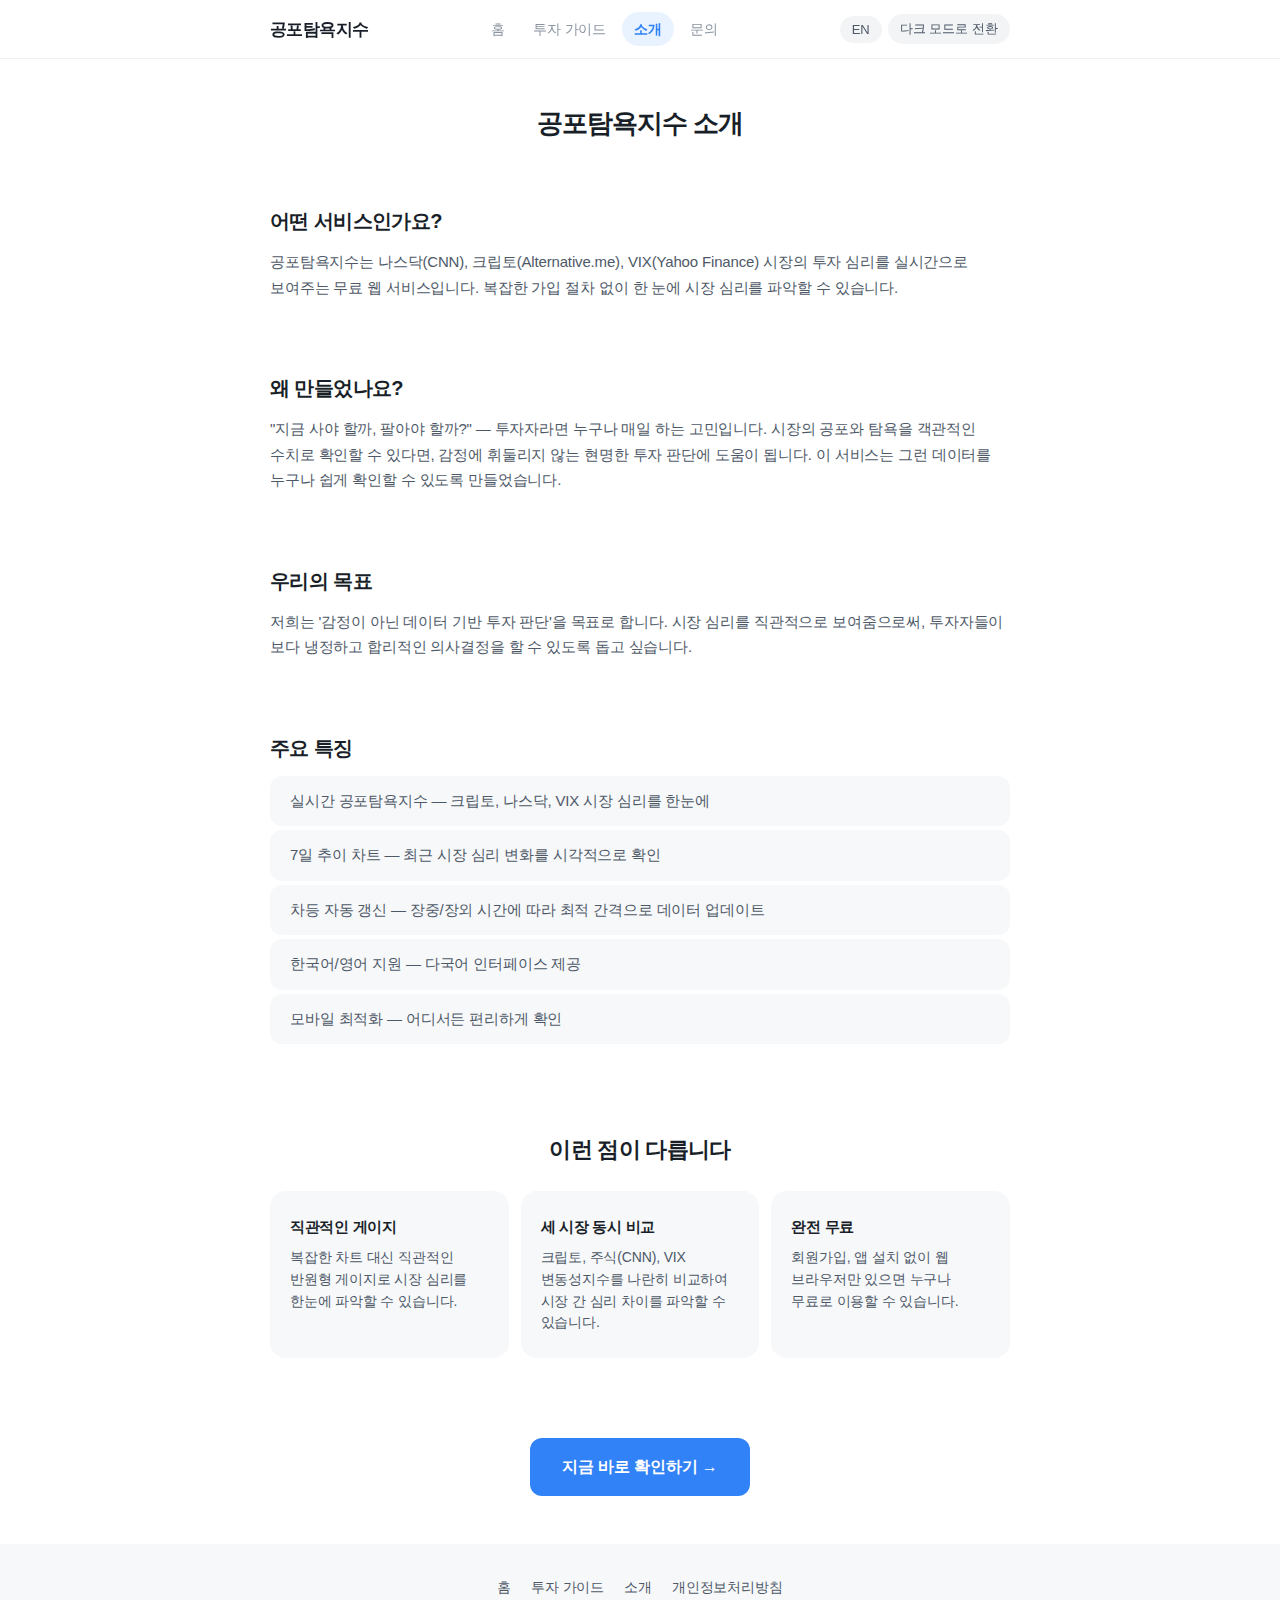
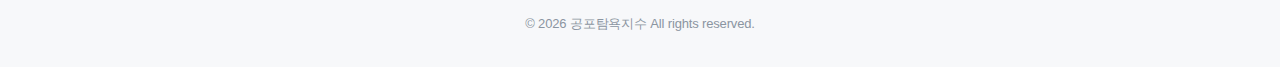
<file: about.html>
<!DOCTYPE html>
<html lang="ko">
<head>
    <meta charset="UTF-8">
    <meta name="viewport" content="width=device-width, initial-scale=1.0">
    <title>소개 - 공포탐욕지수</title>
    <meta name="description" content="공포탐욕지수 서비스 소개. 나스닥과 크립토 시장의 투자 심리를 실시간으로 보여주는 무료 웹 서비스입니다.">
    <meta property="og:title" content="소개 - 공포탐욕지수">
    <meta property="og:description" content="나스닥과 크립토 시장의 투자 심리를 실시간으로 보여주는 무료 웹 서비스입니다.">
    <meta property="og:type" content="website">
    <link rel="canonical" href="https://booms0211-svg.github.io/nice-and-good/about.html">
    <link rel="icon" type="image/svg+xml" href="data:image/svg+xml,<svg xmlns='http://www.w3.org/2000/svg' viewBox='0 0 100 100'><text y='.9em' font-size='90'>📊</text></svg>">
    <link rel="stylesheet" href="style.css">
    <meta name="google-adsense-account" content="ca-pub-2315053959173850">
    <script async src="https://pagead2.googlesyndication.com/pagead/js/adsbygoogle.js?client=ca-pub-2315053959173850"
         crossorigin="anonymous"></script>
</head>

<body>
    <header class="site-header">
        <div class="header-inner">
            <a href="index.html" class="site-logo" data-i18n="h1">공포탐욕지수</a>
            <button class="nav-toggle" id="nav-toggle" aria-label="Toggle navigation">
                <span></span><span></span><span></span>
            </button>
            <nav class="site-nav" id="site-nav">
                <a href="index.html" class="nav-link" data-i18n="nav_home">홈</a>
                <a href="tips.html" class="nav-link" data-i18n="nav_guide">투자 가이드</a>
                <a href="about.html" class="nav-link active" data-i18n="nav_about">소개</a>
                <a href="index.html#contact" class="nav-link" data-i18n="nav_contact">문의</a>
            </nav>
            <div class="header-actions">
                <button id="lang-toggle">EN</button>
                <button id="theme-toggle-btn" data-i18n="theme_toggle_dark">다크 모드로 전환</button>
            </div>
        </div>
    </header>

    <main class="main-content" data-page-title="about_page_title">
        <section class="page-hero">
            <div class="container">
                <h1 data-i18n="about_title">공포탐욕지수 소개</h1>
            </div>
        </section>

        <section class="content-section">
            <div class="container">
                <h2 data-i18n="about_what_title">어떤 서비스인가요?</h2>
                <p data-i18n="about_what_desc">공포탐욕지수는 나스닥(CNN)과 크립토(Alternative.me) 시장의 투자 심리를 실시간으로 보여주는 무료 웹 서비스입니다.</p>
            </div>
        </section>

        <section class="content-section">
            <div class="container">
                <h2 data-i18n="about_why_title">왜 만들었나요?</h2>
                <p data-i18n="about_why_desc">"지금 사야 할까, 팔아야 할까?" — 투자자라면 누구나 매일 하는 고민입니다.</p>
            </div>
        </section>

        <section class="content-section">
            <div class="container">
                <h2 data-i18n="about_mission_title">우리의 목표</h2>
                <p data-i18n="about_mission_desc">저희는 '감정이 아닌 데이터 기반 투자 판단'을 목표로 합니다.</p>
            </div>
        </section>

        <section class="content-section">
            <div class="container">
                <h2 data-i18n="about_features_title">주요 특징</h2>
                <ul class="feature-list">
                    <li data-i18n="about_feature_1">실시간 공포탐욕지수 — 크립토 & 나스닥 시장 심리를 한눈에</li>
                    <li data-i18n="about_feature_2">7일 추이 차트 — 최근 시장 심리 변화를 시각적으로 확인</li>
                    <li data-i18n="about_feature_3">자동 갱신 — 5분마다 최신 데이터 자동 업데이트</li>
                    <li data-i18n="about_feature_4">한국어/영어 지원 — 다국어 인터페이스 제공</li>
                    <li data-i18n="about_feature_5">모바일 최적화 — 어디서든 편리하게 확인</li>
                </ul>
            </div>
        </section>

        <div class="ad-container">
            <ins class="adsbygoogle"
                 style="display:block"
                 data-ad-client="ca-pub-2315053959173850"
                 data-ad-slot="auto"
                 data-ad-format="auto"
                 data-full-width-responsive="true"></ins>
            <script>(adsbygoogle = window.adsbygoogle || []).push({});</script>
        </div>

        <section class="target-section about-values">
            <div class="container">
                <h2 data-i18n="about_value_title">이런 점이 다릅니다</h2>
                <div class="card-grid">
                    <div class="card">
                        <h3 data-i18n="about_value_1_title">직관적인 게이지</h3>
                        <p data-i18n="about_value_1_desc">복잡한 차트 대신 직관적인 반원형 게이지로 시장 심리를 한눈에 파악할 수 있습니다.</p>
                    </div>
                    <div class="card">
                        <h3 data-i18n="about_value_2_title">세 시장 동시 비교</h3>
                        <p data-i18n="about_value_2_desc">크립토, 주식(CNN), VIX 변동성지수를 나란히 비교하여 시장 간 심리 차이를 파악할 수 있습니다.</p>
                    </div>
                    <div class="card">
                        <h3 data-i18n="about_value_3_title">완전 무료</h3>
                        <p data-i18n="about_value_3_desc">회원가입, 앱 설치 없이 웹 브라우저만 있으면 무료로 이용할 수 있습니다.</p>
                    </div>
                </div>
            </div>
        </section>

        <section class="content-section cta-section">
            <div class="container">
                <a href="index.html" class="cta-button" data-i18n="try_dashboard">지금 바로 확인하기 →</a>
            </div>
        </section>
    </main>

    <footer class="site-footer">
        <div class="footer-inner">
            <nav class="footer-nav">
                <a href="index.html" data-i18n="nav_home">홈</a>
                <a href="tips.html" data-i18n="nav_guide">투자 가이드</a>
                <a href="about.html" data-i18n="footer_about">소개</a>
                <a href="privacy.html" data-i18n="footer_privacy">개인정보처리방침</a>
            </nav>
            <p class="copyright" data-i18n="footer_copyright">&copy; 2026 공포탐욕지수 All rights reserved.</p>
        </div>
    </footer>

    <script src="main.js" type="module"></script>
</body>
</html>
</file>
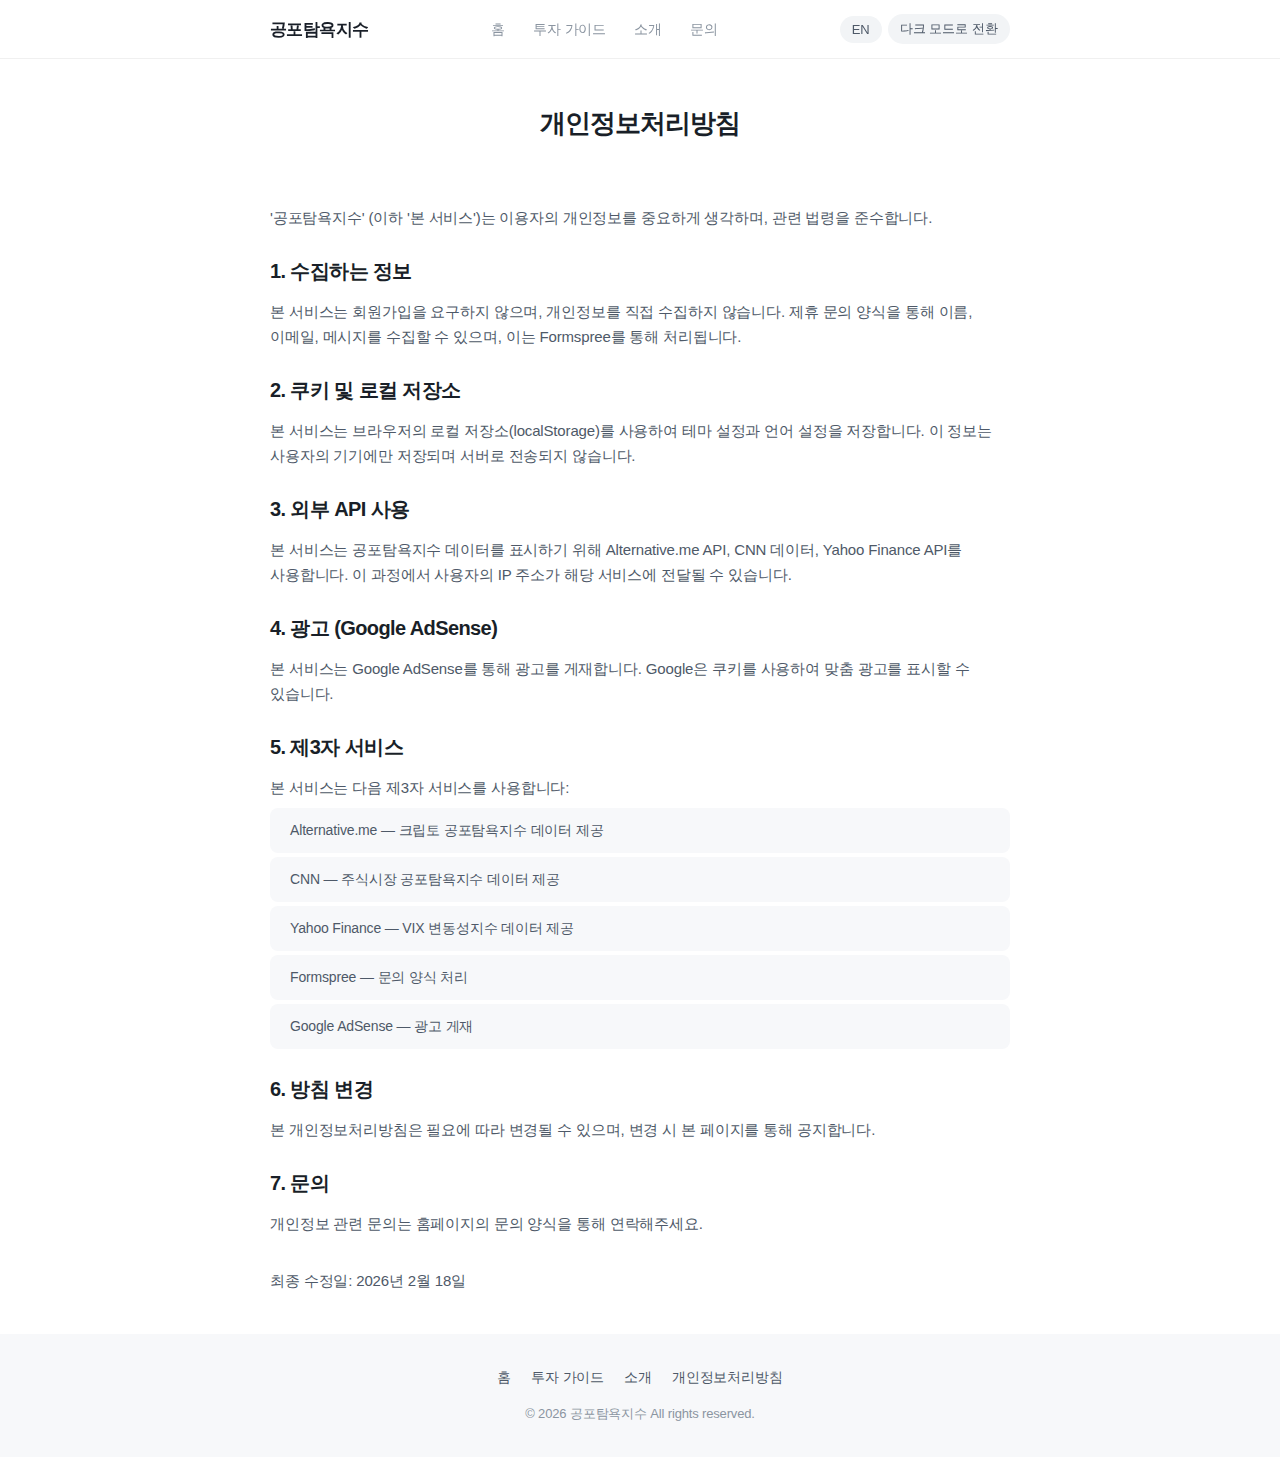
<file: privacy.html>
<!DOCTYPE html>
<html lang="ko">
<head>
    <!-- Google tag (gtag.js) -->
    <script async src="https://www.googletagmanager.com/gtag/js?id=G-4QWEBC6RPQ"></script>
    <script>
      window.dataLayer = window.dataLayer || [];
      function gtag(){dataLayer.push(arguments);}
      gtag('js', new Date());
      gtag('config', 'G-4QWEBC6RPQ');
    </script>
    <!-- Microsoft Clarity -->
    <script type="text/javascript">
      (function(c,l,a,r,i,t,y){
          c[a]=c[a]||function(){(c[a].q=c[a].q||[]).push(arguments)};
          t=l.createElement(r);t.async=1;t.src="https://www.clarity.ms/tag/"+i;
          y=l.getElementsByTagName(r)[0];y.parentNode.insertBefore(t,y);
      })(window, document, "clarity", "script", "vjb9wykyox");
    </script>
    <meta charset="UTF-8">
    <meta name="viewport" content="width=device-width, initial-scale=1.0">
    <title>개인정보처리방침 - 공포탐욕지수</title>
    <meta name="description" content="공포탐욕지수 개인정보처리방침. 수집 정보, 외부 API, 쿠키, 광고에 대한 안내.">
    <meta property="og:title" content="개인정보처리방침 - 공포탐욕지수">
    <meta property="og:type" content="website">
    <link rel="canonical" href="https://booms0211-svg.github.io/nice-and-good/privacy.html">
    <link rel="icon" type="image/svg+xml" href="data:image/svg+xml,<svg xmlns='http://www.w3.org/2000/svg' viewBox='0 0 100 100'><text y='.9em' font-size='90'>📊</text></svg>">
    <link rel="stylesheet" href="style.css">
</head>

<body>
    <header class="site-header">
        <div class="header-inner">
            <a href="index.html" class="site-logo" data-i18n="h1">공포탐욕지수</a>
            <button class="nav-toggle" id="nav-toggle" aria-label="Toggle navigation">
                <span></span><span></span><span></span>
            </button>
            <nav class="site-nav" id="site-nav">
                <a href="index.html" class="nav-link" data-i18n="nav_home">홈</a>
                <a href="tips.html" class="nav-link" data-i18n="nav_guide">투자 가이드</a>
                <a href="about.html" class="nav-link" data-i18n="nav_about">소개</a>
                <a href="index.html#contact" class="nav-link" data-i18n="nav_contact">문의</a>
            </nav>
            <div class="header-actions">
                <button id="lang-toggle">EN</button>
                <button id="theme-toggle-btn" data-i18n="theme_toggle_dark">다크 모드로 전환</button>
            </div>
        </div>
    </header>

    <main class="main-content" data-page-title="privacy_page_title">
        <section class="page-hero">
            <div class="container">
                <h1 data-i18n="privacy_title">개인정보처리방침</h1>
            </div>
        </section>

        <article class="content-section privacy-content">
            <div class="container">
                <p data-i18n="privacy_intro">'공포탐욕지수' (이하 '본 서비스')는 이용자의 개인정보를 중요하게 생각합니다.</p>

                <h2 data-i18n="privacy_collect_title">1. 수집하는 정보</h2>
                <p data-i18n="privacy_collect_desc">본 서비스는 회원가입을 요구하지 않습니다.</p>

                <h2 data-i18n="privacy_cookies_title">2. 쿠키 및 로컬 저장소</h2>
                <p data-i18n="privacy_cookies_desc">본 서비스는 브라우저의 로컬 저장소를 사용합니다.</p>

                <h2 data-i18n="privacy_api_title">3. 외부 API 사용</h2>
                <p data-i18n="privacy_api_desc">본 서비스는 공포탐욕지수 데이터를 표시하기 위해 Alternative.me API, CNN 데이터, Yahoo Finance API를 사용합니다.</p>

                <h2 data-i18n="privacy_ads_title">4. 광고 (Google AdSense)</h2>
                <p data-i18n="privacy_ads_desc">본 서비스는 Google AdSense를 통해 광고를 게재합니다.</p>

                <h2 data-i18n="privacy_third_title">5. 제3자 서비스</h2>
                <p data-i18n="privacy_third_desc">본 서비스는 다음 제3자 서비스를 사용합니다:</p>
                <ul class="privacy-list">
                    <li data-i18n="privacy_third_alternative">Alternative.me — 크립토 공포탐욕지수 데이터 제공</li>
                    <li data-i18n="privacy_third_cnn">CNN — 주식시장 공포탐욕지수 데이터 제공</li>
                    <li data-i18n="privacy_third_yahoo">Yahoo Finance — VIX 변동성지수 데이터 제공</li>
                    <li data-i18n="privacy_third_formspree">Formspree — 문의 양식 처리</li>
                    <li data-i18n="privacy_third_adsense">Google AdSense — 광고 게재</li>
                </ul>

                <h2 data-i18n="privacy_changes_title">6. 방침 변경</h2>
                <p data-i18n="privacy_changes_desc">본 개인정보처리방침은 필요에 따라 변경될 수 있습니다.</p>

                <h2 data-i18n="privacy_contact_title">7. 문의</h2>
                <p data-i18n="privacy_contact_desc">개인정보 관련 문의는 홈페이지의 문의 양식을 통해 연락해주세요.</p>

                <p class="last-updated" data-i18n="privacy_last_updated">최종 수정일: 2026년 2월 18일</p>
            </div>
        </article>
    </main>

    <footer class="site-footer">
        <div class="footer-inner">
            <nav class="footer-nav">
                <a href="index.html" data-i18n="nav_home">홈</a>
                <a href="tips.html" data-i18n="nav_guide">투자 가이드</a>
                <a href="about.html" data-i18n="footer_about">소개</a>
                <a href="privacy.html" data-i18n="footer_privacy">개인정보처리방침</a>
            </nav>
            <p class="copyright" data-i18n="footer_copyright">&copy; 2026 공포탐욕지수 All rights reserved.</p>
        </div>
    </footer>

    <script src="main.js" type="module"></script>
</body>
</html>
</file>
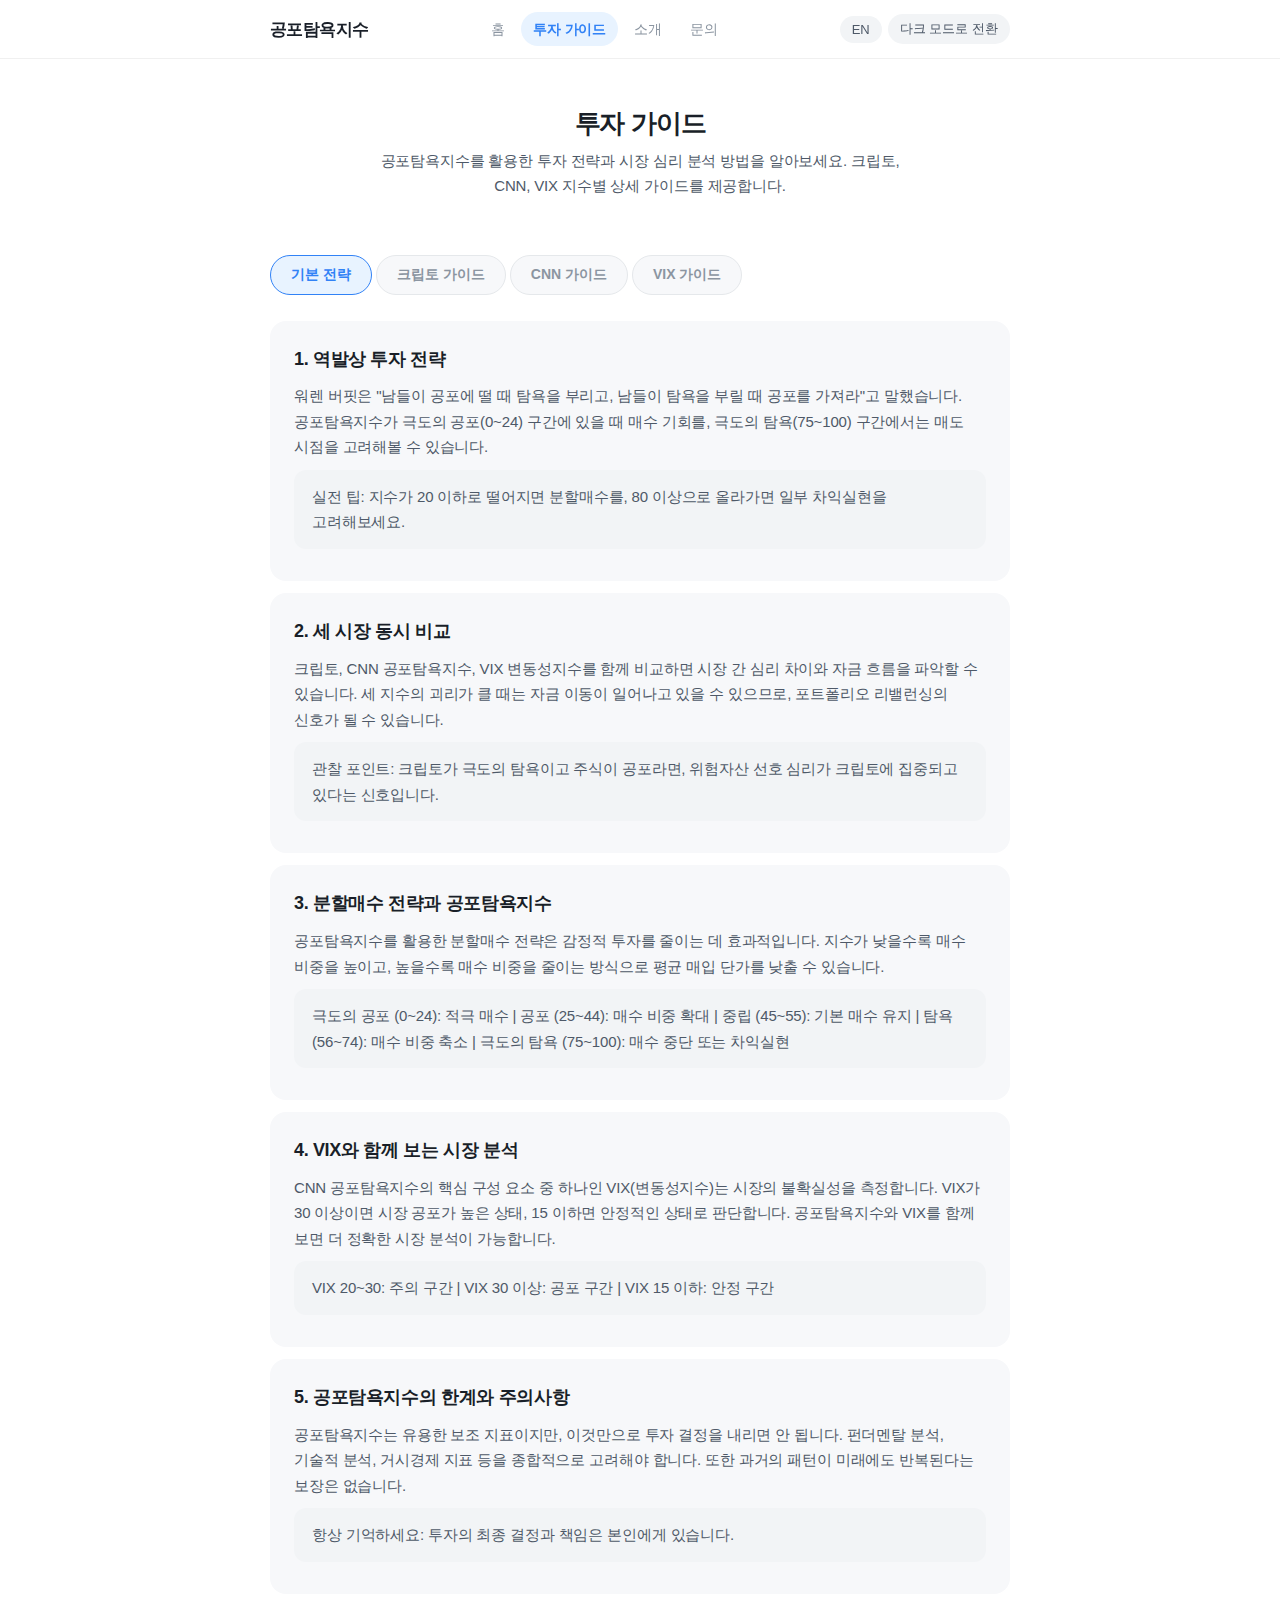
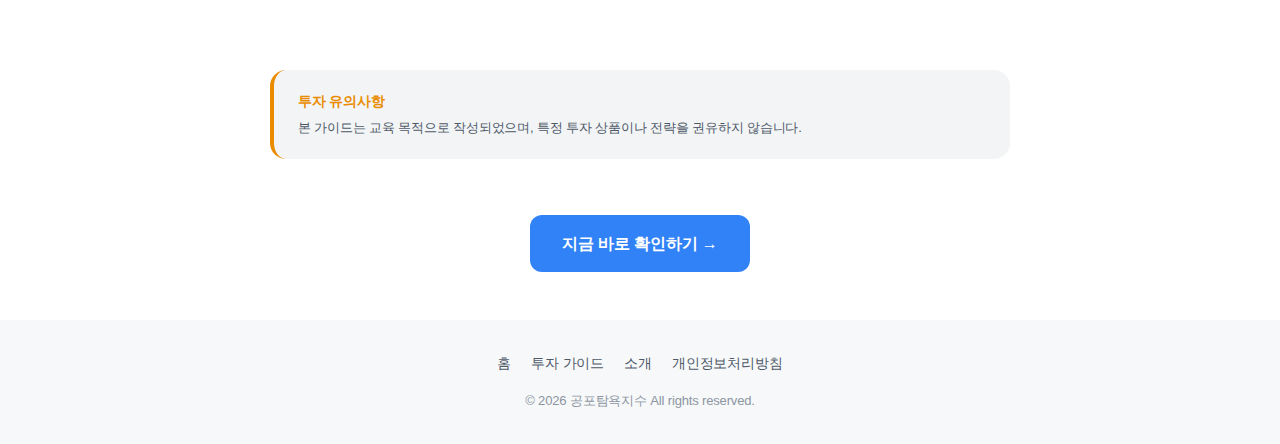
<file: tips.html>
<!DOCTYPE html>
<html lang="ko">
<head>
    <!-- Google tag (gtag.js) -->
    <script async src="https://www.googletagmanager.com/gtag/js?id=G-4QWEBC6RPQ"></script>
    <script>
      window.dataLayer = window.dataLayer || [];
      function gtag(){dataLayer.push(arguments);}
      gtag('js', new Date());
      gtag('config', 'G-4QWEBC6RPQ');
    </script>
    <!-- Microsoft Clarity -->
    <script type="text/javascript">
      (function(c,l,a,r,i,t,y){
          c[a]=c[a]||function(){(c[a].q=c[a].q||[]).push(arguments)};
          t=l.createElement(r);t.async=1;t.src="https://www.clarity.ms/tag/"+i;
          y=l.getElementsByTagName(r)[0];y.parentNode.insertBefore(t,y);
      })(window, document, "clarity", "script", "vjb9wykyox");
    </script>
    <meta charset="UTF-8">
    <meta name="viewport" content="width=device-width, initial-scale=1.0">
    <title>투자 가이드 - 공포탐욕지수</title>
    <meta name="description" content="공포탐욕지수를 활용한 투자 전략과 시장 심리 분석 방법. 크립토, CNN, VIX 지수별 5단계 상세 가이드.">
    <meta property="og:title" content="투자 가이드 - 공포탐욕지수">
    <meta property="og:description" content="공포탐욕지수를 활용한 투자 전략과 시장 심리 분석 방법을 알아보세요.">
    <meta property="og:type" content="article">
    <link rel="canonical" href="https://booms0211-svg.github.io/nice-and-good/tips.html">
    <link rel="icon" type="image/svg+xml" href="data:image/svg+xml,<svg xmlns='http://www.w3.org/2000/svg' viewBox='0 0 100 100'><text y='.9em' font-size='90'>📊</text></svg>">
    <link rel="stylesheet" href="style.css">
    <meta name="google-adsense-account" content="ca-pub-2315053959173850">
    <script async src="https://pagead2.googlesyndication.com/pagead/js/adsbygoogle.js?client=ca-pub-2315053959173850"
         crossorigin="anonymous"></script>
</head>

<body>
    <header class="site-header">
        <div class="header-inner">
            <a href="index.html" class="site-logo" data-i18n="h1">공포탐욕지수</a>
            <button class="nav-toggle" id="nav-toggle" aria-label="Toggle navigation">
                <span></span><span></span><span></span>
            </button>
            <nav class="site-nav" id="site-nav">
                <a href="index.html" class="nav-link" data-i18n="nav_home">홈</a>
                <a href="tips.html" class="nav-link active" data-i18n="nav_guide">투자 가이드</a>
                <a href="about.html" class="nav-link" data-i18n="nav_about">소개</a>
                <a href="index.html#contact" class="nav-link" data-i18n="nav_contact">문의</a>
            </nav>
            <div class="header-actions">
                <button id="lang-toggle">EN</button>
                <button id="theme-toggle-btn" data-i18n="theme_toggle_dark">다크 모드로 전환</button>
            </div>
        </div>
    </header>

    <main class="main-content" data-page-title="guide_page_title">
        <section class="page-hero">
            <div class="container">
                <h1 data-i18n="guide_title">투자 가이드</h1>
                <p class="intro-text" data-i18n="guide_intro">공포탐욕지수를 활용한 투자 전략과 시장 심리 분석 방법을 알아보세요.</p>
            </div>
        </section>

        <article class="content-section">
            <div class="container">
                <!-- Tab Navigation -->
                <div class="guide-tabs">
                    <button class="guide-tab-btn active" data-tab="tab-basic" data-i18n="tab_basic">기본 전략</button>
                    <button class="guide-tab-btn" data-tab="tab-crypto" data-i18n="tab_crypto">크립토 가이드</button>
                    <button class="guide-tab-btn" data-tab="tab-cnn" data-i18n="tab_cnn">CNN 가이드</button>
                    <button class="guide-tab-btn" data-tab="tab-vix" data-i18n="tab_vix">VIX 가이드</button>
                </div>

                <!-- Tab 1: Basic Strategy -->
                <div class="guide-tab-content active" id="tab-basic">
                    <div class="tip-card">
                        <h2 data-i18n="guide_1_title">1. 역발상 투자 전략</h2>
                        <p data-i18n="guide_1_desc">워렌 버핏은 "남들이 공포에 떨 때 탐욕을 부리고, 남들이 탐욕을 부릴 때 공포를 가져라"고 말했습니다.</p>
                        <p class="tip-detail" data-i18n="guide_1_detail">실전 팁: 지수가 20 이하로 떨어지면 분할매수를, 80 이상으로 올라가면 일부 차익실현을 고려해보세요.</p>
                    </div>

                    <div class="tip-card">
                        <h2 data-i18n="guide_2_title">2. 세 시장 동시 비교</h2>
                        <p data-i18n="guide_2_desc">크립토, CNN 공포탐욕지수, VIX 변동성지수를 함께 비교하면 시장 간 심리 차이와 자금 흐름을 파악할 수 있습니다.</p>
                        <p class="tip-detail" data-i18n="guide_2_detail">관찰 포인트: 크립토가 극도의 탐욕이고 주식이 공포라면, 위험자산 선호 심리가 크립토에 집중되고 있다는 신호입니다.</p>
                    </div>

                    <div class="tip-card">
                        <h2 data-i18n="guide_3_title">3. 분할매수 전략과 공포탐욕지수</h2>
                        <p data-i18n="guide_3_desc">공포탐욕지수를 활용한 분할매수 전략은 감정적 투자를 줄이는 데 효과적입니다.</p>
                        <p class="tip-detail" data-i18n="guide_3_levels">극도의 공포 (0~24): 적극 매수 | 공포 (25~44): 매수 비중 확대 | 중립 (45~55): 기본 매수 유지 | 탐욕 (56~74): 매수 비중 축소 | 극도의 탐욕 (75~100): 매수 중단 또는 차익실현</p>
                    </div>

                    <div class="tip-card">
                        <h2 data-i18n="guide_4_title">4. VIX와 함께 보는 시장 분석</h2>
                        <p data-i18n="guide_4_desc">CNN 공포탐욕지수의 핵심 구성 요소 중 하나인 VIX(변동성지수)는 시장의 불확실성을 측정합니다.</p>
                        <p class="tip-detail" data-i18n="guide_4_detail">VIX 20~30: 주의 구간 | VIX 30 이상: 공포 구간 | VIX 15 이하: 안정 구간</p>
                    </div>

                    <div class="tip-card">
                        <h2 data-i18n="guide_5_title">5. 공포탐욕지수의 한계와 주의사항</h2>
                        <p data-i18n="guide_5_desc">공포탐욕지수는 유용한 보조 지표이지만, 이것만으로 투자 결정을 내리면 안 됩니다.</p>
                        <p class="tip-detail" data-i18n="guide_5_detail">항상 기억하세요: 투자의 최종 결정과 책임은 본인에게 있습니다.</p>
                    </div>
                </div>

                <!-- Tab 2: Crypto Guide (5 levels) -->
                <div class="guide-tab-content" id="tab-crypto">
                    <div class="guide-level-card level-extreme-fear">
                        <div class="guide-level-header">
                            <span class="guide-level-badge" data-i18n="crypto_level1_badge">0-24</span>
                            <h3 data-i18n="crypto_level1_title">극도의 공포</h3>
                        </div>
                        <p class="guide-level-situation" data-i18n="crypto_level1_situation">시장 전체가 패닉 상태입니다. 대규모 매도세와 FUD(공포, 불확실성, 의심)가 지배합니다.</p>
                        <ul class="guide-level-actions">
                            <li data-i18n="crypto_level1_action1">비트코인, 이더리움 등 대형 코인 분할매수 시작</li>
                            <li data-i18n="crypto_level1_action2">전체 투자금의 30~40%까지 단계적 진입</li>
                            <li data-i18n="crypto_level1_action3">레버리지 사용 자제, 현물 중심 매수</li>
                        </ul>
                        <p class="guide-level-example" data-i18n="crypto_level1_example">역사적 사례: 2022년 6월 FTX 사태 당시 지수 6까지 하락 후 반등</p>
                    </div>

                    <div class="guide-level-card level-fear">
                        <div class="guide-level-header">
                            <span class="guide-level-badge" data-i18n="crypto_level2_badge">25-44</span>
                            <h3 data-i18n="crypto_level2_title">공포</h3>
                        </div>
                        <p class="guide-level-situation" data-i18n="crypto_level2_situation">시장에 불안감이 확산되어 있지만, 극단적 패닉은 아닌 상태입니다.</p>
                        <ul class="guide-level-actions">
                            <li data-i18n="crypto_level2_action1">관심 코인의 기술적 지지선 확인 후 매수</li>
                            <li data-i18n="crypto_level2_action2">DCA(정기적 분할매수) 비중 확대</li>
                            <li data-i18n="crypto_level2_action3">포트폴리오 리밸런싱 검토</li>
                        </ul>
                        <p class="guide-level-example" data-i18n="crypto_level2_example">역사적 사례: 약세장에서 지수 30~40 구간은 중기 저점 형성 구간</p>
                    </div>

                    <div class="guide-level-card level-neutral">
                        <div class="guide-level-header">
                            <span class="guide-level-badge" data-i18n="crypto_level3_badge">45-55</span>
                            <h3 data-i18n="crypto_level3_title">중립</h3>
                        </div>
                        <p class="guide-level-situation" data-i18n="crypto_level3_situation">시장 방향성이 불명확한 관망 구간입니다.</p>
                        <ul class="guide-level-actions">
                            <li data-i18n="crypto_level3_action1">기존 DCA 계획 유지</li>
                            <li data-i18n="crypto_level3_action2">신규 대규모 진입은 자제</li>
                            <li data-i18n="crypto_level3_action3">온체인 데이터, 거래량 등 다른 지표 모니터링</li>
                        </ul>
                        <p class="guide-level-example" data-i18n="crypto_level3_example">참고: 중립 구간은 보통 큰 움직임 전 축적 기간</p>
                    </div>

                    <div class="guide-level-card level-greed">
                        <div class="guide-level-header">
                            <span class="guide-level-badge" data-i18n="crypto_level4_badge">56-74</span>
                            <h3 data-i18n="crypto_level4_title">탐욕</h3>
                        </div>
                        <p class="guide-level-situation" data-i18n="crypto_level4_situation">시장 참여자들의 낙관론이 확산되고 있습니다.</p>
                        <ul class="guide-level-actions">
                            <li data-i18n="crypto_level4_action1">신규 매수 비중 축소</li>
                            <li data-i18n="crypto_level4_action2">일부 수익 실현 시작 (10~20%)</li>
                            <li data-i18n="crypto_level4_action3">손절매 라인 설정 및 리스크 관리 강화</li>
                        </ul>
                        <p class="guide-level-example" data-i18n="crypto_level4_example">역사적 사례: 강세장 중간 조정은 탐욕 구간에서 자주 발생</p>
                    </div>

                    <div class="guide-level-card level-extreme-greed">
                        <div class="guide-level-header">
                            <span class="guide-level-badge" data-i18n="crypto_level5_badge">75-100</span>
                            <h3 data-i18n="crypto_level5_title">극도의 탐욕</h3>
                        </div>
                        <p class="guide-level-situation" data-i18n="crypto_level5_situation">시장이 과열 상태이며, FOMO(놓칠까 봐 두려운 심리)가 만연합니다.</p>
                        <ul class="guide-level-actions">
                            <li data-i18n="crypto_level5_action1">추가 매수 중단</li>
                            <li data-i18n="crypto_level5_action2">보유 자산의 20~30% 단계적 차익 실현</li>
                            <li data-i18n="crypto_level5_action3">스테이블코인 비중 확대로 리스크 헤지</li>
                        </ul>
                        <p class="guide-level-example" data-i18n="crypto_level5_example">역사적 사례: 2021년 11월 비트코인 ATH 당시 지수 84 기록 후 장기 하락</p>
                    </div>
                </div>

                <!-- Tab 3: CNN Guide (5 levels) -->
                <div class="guide-tab-content" id="tab-cnn">
                    <div class="guide-level-card level-extreme-fear">
                        <div class="guide-level-header">
                            <span class="guide-level-badge" data-i18n="cnn_level1_badge">0-24</span>
                            <h3 data-i18n="cnn_level1_title">극도의 공포</h3>
                        </div>
                        <p class="guide-level-situation" data-i18n="cnn_level1_situation">주식시장이 극도의 불안 상태입니다. 풋옵션 비율이 급증하고 안전자산으로 자금이 이동합니다.</p>
                        <ul class="guide-level-actions">
                            <li data-i18n="cnn_level1_action1">S&P 500, 나스닥 ETF 분할매수 검토</li>
                            <li data-i18n="cnn_level1_action2">우량 배당주 선별 매수</li>
                            <li data-i18n="cnn_level1_action3">현금 비중 50% 이상 유지하며 단계적 진입</li>
                        </ul>
                        <p class="guide-level-example" data-i18n="cnn_level1_example">역사적 사례: 2020년 3월 코로나 폭락 당시 지수 2까지 하락 후 V자 반등</p>
                    </div>

                    <div class="guide-level-card level-fear">
                        <div class="guide-level-header">
                            <span class="guide-level-badge" data-i18n="cnn_level2_badge">25-44</span>
                            <h3 data-i18n="cnn_level2_title">공포</h3>
                        </div>
                        <p class="guide-level-situation" data-i18n="cnn_level2_situation">시장에 비관론이 우세하지만, 패닉 수준은 아닙니다.</p>
                        <ul class="guide-level-actions">
                            <li data-i18n="cnn_level2_action1">가치주 중심 선별 매수</li>
                            <li data-i18n="cnn_level2_action2">섹터 ETF로 분산투자 확대</li>
                            <li data-i18n="cnn_level2_action3">기업 실적 발표 주기와 연계하여 진입 시점 결정</li>
                        </ul>
                        <p class="guide-level-example" data-i18n="cnn_level2_example">역사적 사례: 금리 인상기 공포 구간에서의 가치주 아웃퍼포먼스</p>
                    </div>

                    <div class="guide-level-card level-neutral">
                        <div class="guide-level-header">
                            <span class="guide-level-badge" data-i18n="cnn_level3_badge">45-55</span>
                            <h3 data-i18n="cnn_level3_title">중립</h3>
                        </div>
                        <p class="guide-level-situation" data-i18n="cnn_level3_situation">매수와 매도 세력이 균형을 이루고 있습니다.</p>
                        <ul class="guide-level-actions">
                            <li data-i18n="cnn_level3_action1">기존 포트폴리오 유지</li>
                            <li data-i18n="cnn_level3_action2">매크로 경제 지표(CPI, 고용, 금리) 모니터링</li>
                            <li data-i18n="cnn_level3_action3">방향성 확인 후 비중 조절</li>
                        </ul>
                        <p class="guide-level-example" data-i18n="cnn_level3_example">참고: 중립 구간에서는 개별 종목의 펀더멘탈이 더 중요</p>
                    </div>

                    <div class="guide-level-card level-greed">
                        <div class="guide-level-header">
                            <span class="guide-level-badge" data-i18n="cnn_level4_badge">56-74</span>
                            <h3 data-i18n="cnn_level4_title">탐욕</h3>
                        </div>
                        <p class="guide-level-situation" data-i18n="cnn_level4_situation">시장 낙관론이 확대되고 콜옵션 비율이 증가합니다.</p>
                        <ul class="guide-level-actions">
                            <li data-i18n="cnn_level4_action1">신규 매수 비중 축소</li>
                            <li data-i18n="cnn_level4_action2">고평가 성장주 일부 차익 실현</li>
                            <li data-i18n="cnn_level4_action3">방어적 섹터(유틸리티, 헬스케어) 비중 확대 검토</li>
                        </ul>
                        <p class="guide-level-example" data-i18n="cnn_level4_example">역사적 사례: 탐욕 구간이 장기간 지속되면 조정 확률 상승</p>
                    </div>

                    <div class="guide-level-card level-extreme-greed">
                        <div class="guide-level-header">
                            <span class="guide-level-badge" data-i18n="cnn_level5_badge">75-100</span>
                            <h3 data-i18n="cnn_level5_title">극도의 탐욕</h3>
                        </div>
                        <p class="guide-level-situation" data-i18n="cnn_level5_situation">시장 과열 상태이며, 거품 징후가 나타날 수 있습니다.</p>
                        <ul class="guide-level-actions">
                            <li data-i18n="cnn_level5_action1">추가 매수 중단 및 현금 비중 확대</li>
                            <li data-i18n="cnn_level5_action2">보유 주식의 20~30% 단계적 매도</li>
                            <li data-i18n="cnn_level5_action3">풋옵션 또는 인버스 ETF로 헤지 검토</li>
                        </ul>
                        <p class="guide-level-example" data-i18n="cnn_level5_example">역사적 사례: 2021년 말 S&P 500 ATH 당시 극도의 탐욕 후 2022년 약세장 시작</p>
                    </div>
                </div>

                <!-- Tab 4: VIX Guide (5 levels) -->
                <div class="guide-tab-content" id="tab-vix">
                    <div class="guide-level-card level-very-stable">
                        <div class="guide-level-header">
                            <span class="guide-level-badge" data-i18n="vix_level1_badge">10-15</span>
                            <h3 data-i18n="vix_level1_title">매우 안정</h3>
                        </div>
                        <p class="guide-level-situation" data-i18n="vix_level1_situation">시장 변동성이 극히 낮은 안정 상태입니다. 투자자 불안감이 최소입니다.</p>
                        <ul class="guide-level-actions">
                            <li data-i18n="vix_level1_action1">기존 포지션 유지, 안정적 수익 추구</li>
                            <li data-i18n="vix_level1_action2">변동성 매수(Long Volatility) 전략 검토</li>
                            <li data-i18n="vix_level1_action3">과도한 안정은 폭풍 전 고요일 수 있음에 주의</li>
                        </ul>
                        <p class="guide-level-example" data-i18n="vix_level1_example">역사적 사례: 2017년 VIX 9~10 유지 후 2018년 2월 '볼마게돈' 발생</p>
                    </div>

                    <div class="guide-level-card level-stable">
                        <div class="guide-level-header">
                            <span class="guide-level-badge" data-i18n="vix_level2_badge">15-20</span>
                            <h3 data-i18n="vix_level2_title">안정</h3>
                        </div>
                        <p class="guide-level-situation" data-i18n="vix_level2_situation">정상적인 시장 변동성 범위입니다. 건전한 시장 상태를 나타냅니다.</p>
                        <ul class="guide-level-actions">
                            <li data-i18n="vix_level2_action1">일반적인 투자 전략 유지</li>
                            <li data-i18n="vix_level2_action2">펀더멘탈 중심의 종목 선별</li>
                            <li data-i18n="vix_level2_action3">리스크 관리 기본 원칙 준수</li>
                        </ul>
                        <p class="guide-level-example" data-i18n="vix_level2_example">참고: VIX 장기 평균은 약 19~20 수준</p>
                    </div>

                    <div class="guide-level-card level-caution">
                        <div class="guide-level-header">
                            <span class="guide-level-badge" data-i18n="vix_level3_badge">20-30</span>
                            <h3 data-i18n="vix_level3_title">주의</h3>
                        </div>
                        <p class="guide-level-situation" data-i18n="vix_level3_situation">시장 불확실성이 증가하고 있습니다. 경제 이벤트나 지정학적 리스크가 반영됩니다.</p>
                        <ul class="guide-level-actions">
                            <li data-i18n="vix_level3_action1">포트폴리오 방어적 리밸런싱</li>
                            <li data-i18n="vix_level3_action2">현금 비중 확대 (20~30%)</li>
                            <li data-i18n="vix_level3_action3">손절매 라인 설정 및 리스크 관리 강화</li>
                        </ul>
                        <p class="guide-level-example" data-i18n="vix_level3_example">역사적 사례: 연준 금리 결정 전후 VIX 20~25 구간 빈번</p>
                    </div>

                    <div class="guide-level-card level-fear">
                        <div class="guide-level-header">
                            <span class="guide-level-badge" data-i18n="vix_level4_badge">30-40</span>
                            <h3 data-i18n="vix_level4_title">공포</h3>
                        </div>
                        <p class="guide-level-situation" data-i18n="vix_level4_situation">시장에 심각한 불안감이 확산되어 있습니다. 급격한 가격 변동이 예상됩니다.</p>
                        <ul class="guide-level-actions">
                            <li data-i18n="vix_level4_action1">방어적 자산(국채, 금) 비중 확대</li>
                            <li data-i18n="vix_level4_action2">우량주 선별적 분할매수 시작</li>
                            <li data-i18n="vix_level4_action3">레버리지 상품 사용 금지</li>
                        </ul>
                        <p class="guide-level-example" data-i18n="vix_level4_example">역사적 사례: 2022년 러시아-우크라이나 전쟁 시 VIX 36 기록</p>
                    </div>

                    <div class="guide-level-card level-extreme-fear">
                        <div class="guide-level-header">
                            <span class="guide-level-badge" data-i18n="vix_level5_badge">40+</span>
                            <h3 data-i18n="vix_level5_title">극도의 공포</h3>
                        </div>
                        <p class="guide-level-situation" data-i18n="vix_level5_situation">시장 패닉 상태입니다. 역사적으로 극히 드문 수준의 변동성입니다.</p>
                        <ul class="guide-level-actions">
                            <li data-i18n="vix_level5_action1">현금 확보 최우선, 기존 포지션 유지</li>
                            <li data-i18n="vix_level5_action2">장기 관점으로 S&P 500 ETF 소량 매수</li>
                            <li data-i18n="vix_level5_action3">단기 트레이딩 금지, 감정적 판단 자제</li>
                        </ul>
                        <p class="guide-level-example" data-i18n="vix_level5_example">역사적 사례: 2020년 3월 코로나 당시 VIX 82 기록, 이후 역사적 반등</p>
                    </div>
                </div>
            </div>
        </article>

        <div class="ad-container">
            <ins class="adsbygoogle"
                 style="display:block"
                 data-ad-client="ca-pub-2315053959173850"
                 data-ad-slot="auto"
                 data-ad-format="auto"
                 data-full-width-responsive="true"></ins>
            <script>(adsbygoogle = window.adsbygoogle || []).push({});</script>
        </div>

        <section class="disclaimer-section" style="padding: 24px 0;">
            <div class="container">
                <div class="disclaimer-box">
                    <h3 data-i18n="disclaimer_title">투자 유의사항</h3>
                    <p data-i18n="guide_disclaimer">본 가이드는 교육 목적으로 작성되었으며, 특정 투자 상품이나 전략을 권유하지 않습니다.</p>
                </div>
            </div>
        </section>

        <section class="content-section cta-section">
            <div class="container">
                <a href="index.html" class="cta-button" data-i18n="try_dashboard">지금 바로 확인하기 →</a>
            </div>
        </section>
    </main>

    <footer class="site-footer">
        <div class="footer-inner">
            <nav class="footer-nav">
                <a href="index.html" data-i18n="nav_home">홈</a>
                <a href="tips.html" data-i18n="nav_guide">투자 가이드</a>
                <a href="about.html" data-i18n="footer_about">소개</a>
                <a href="privacy.html" data-i18n="footer_privacy">개인정보처리방침</a>
            </nav>
            <p class="copyright" data-i18n="footer_copyright">&copy; 2026 공포탐욕지수 All rights reserved.</p>
        </div>
    </footer>

    <script src="main.js" type="module"></script>
</body>
</html>
</file>
<file: style.css>
/* ===== Design Tokens (Toss-inspired) ===== */
:root {
    --color-primary: #3182f6;
    --color-primary-hover: #1b6ff5;
    --color-primary-light: #e8f3ff;

    --bg-primary: #ffffff;
    --bg-secondary: #f7f8fa;
    --bg-tertiary: #f2f4f6;

    --text-primary: #191f28;
    --text-secondary: #4e5968;
    --text-tertiary: #8b95a1;
    --text-on-primary: #ffffff;

    --border-color: #e5e8eb;
    --shadow-xs: 0 1px 2px rgba(0,0,0,0.04);
    --shadow-sm: 0 2px 8px rgba(0,0,0,0.06);
    --shadow-md: 0 4px 16px rgba(0,0,0,0.08);
    --shadow-lg: 0 8px 32px rgba(0,0,0,0.10);

    --radius-sm: 8px;
    --radius-md: 12px;
    --radius-lg: 16px;
    --radius-xl: 20px;
    --radius-full: 9999px;

    --header-bg: rgba(255,255,255,0.85);
    --header-border: rgba(0,0,0,0.06);

    --footer-bg: #f7f8fa;
    --footer-text: #8b95a1;
    --footer-link: #4e5968;
}

body.dark-theme {
    --color-primary: #4c9aff;
    --color-primary-hover: #6fb1ff;
    --color-primary-light: #1a2a44;

    --bg-primary: #17171c;
    --bg-secondary: #1e1e24;
    --bg-tertiary: #2b2b33;

    --text-primary: #f1f3f5;
    --text-secondary: #adb5bd;
    --text-tertiary: #868e96;
    --text-on-primary: #ffffff;

    --border-color: #2e2e36;
    --shadow-xs: 0 1px 2px rgba(0,0,0,0.2);
    --shadow-sm: 0 2px 8px rgba(0,0,0,0.25);
    --shadow-md: 0 4px 16px rgba(0,0,0,0.3);
    --shadow-lg: 0 8px 32px rgba(0,0,0,0.35);

    --header-bg: rgba(23,23,28,0.88);
    --header-border: rgba(255,255,255,0.06);

    --footer-bg: #1e1e24;
    --footer-text: #868e96;
    --footer-link: #adb5bd;
}

/* ===== Reset & Base ===== */
*, *::before, *::after {
    margin: 0;
    padding: 0;
    box-sizing: border-box;
}

html {
    -webkit-font-smoothing: antialiased;
    -moz-osx-font-smoothing: grayscale;
    scroll-behavior: smooth;
}

body {
    font-family: -apple-system, BlinkMacSystemFont, 'Apple SD Gothic Neo', Pretendard, Roboto, 'Noto Sans KR', sans-serif;
    background-color: var(--bg-primary);
    color: var(--text-primary);
    min-height: 100vh;
    display: flex;
    flex-direction: column;
    transition: background-color 0.25s ease, color 0.25s ease;
    font-size: 16px;
    line-height: 1.6;
    letter-spacing: -0.01em;
    word-break: keep-all;
}

/* ===== Header ===== */
.site-header {
    background-color: var(--header-bg);
    backdrop-filter: blur(16px);
    -webkit-backdrop-filter: blur(16px);
    border-bottom: 1px solid var(--header-border);
    position: sticky;
    top: 0;
    z-index: 1000;
    transition: background-color 0.25s ease;
}

.header-inner {
    max-width: 780px;
    margin: 0 auto;
    padding: 12px 20px;
    display: flex;
    align-items: center;
    justify-content: space-between;
    gap: 12px;
}

.site-logo {
    font-size: 17px;
    font-weight: 700;
    color: var(--text-primary);
    text-decoration: none;
    white-space: nowrap;
    letter-spacing: -0.03em;
    transition: color 0.25s ease;
}

.site-nav {
    display: flex;
    gap: 4px;
}

.nav-link {
    padding: 6px 12px;
    color: var(--text-tertiary);
    text-decoration: none;
    border-radius: var(--radius-full);
    font-size: 14px;
    font-weight: 500;
    transition: color 0.2s, background-color 0.2s;
    white-space: nowrap;
}

.nav-link:hover {
    color: var(--text-primary);
    background-color: var(--bg-tertiary);
}

.nav-link.active {
    color: var(--color-primary);
    background-color: var(--color-primary-light);
    font-weight: 600;
}

.header-actions {
    display: flex;
    gap: 6px;
    align-items: center;
}

.header-actions button {
    padding: 6px 12px;
    font-size: 13px;
    font-weight: 500;
    color: var(--text-secondary);
    background-color: var(--bg-tertiary);
    border: none;
    border-radius: var(--radius-full);
    cursor: pointer;
    transition: background-color 0.2s, color 0.2s;
    white-space: nowrap;
}

.header-actions button:hover {
    background-color: var(--border-color);
    color: var(--text-primary);
}

/* Hamburger */
.nav-toggle {
    display: none;
    flex-direction: column;
    gap: 5px;
    background: none;
    border: none;
    cursor: pointer;
    padding: 8px;
    border-radius: var(--radius-sm);
    transition: background-color 0.2s;
}

.nav-toggle:hover {
    background-color: var(--bg-tertiary);
}

.nav-toggle span {
    display: block;
    width: 20px;
    height: 2px;
    background-color: var(--text-primary);
    border-radius: 1px;
    transition: transform 0.3s, opacity 0.3s;
}

.nav-toggle.open span:nth-child(1) {
    transform: rotate(45deg) translate(5px, 5px);
}

.nav-toggle.open span:nth-child(2) {
    opacity: 0;
}

.nav-toggle.open span:nth-child(3) {
    transform: rotate(-45deg) translate(5px, -5px);
}

/* ===== Main Content ===== */
.main-content {
    flex: 1;
    width: 100%;
}

/* ===== Container ===== */
.container {
    max-width: 780px;
    margin: 0 auto;
    padding: 0 20px;
}

/* ===== Hero Section ===== */
.hero-section {
    text-align: center;
    padding: 48px 20px 24px;
}

.hero-section h1 {
    font-size: 28px;
    font-weight: 800;
    color: var(--text-primary);
    margin-bottom: 12px;
    letter-spacing: -0.04em;
    line-height: 1.3;
    transition: color 0.25s ease;
}

.page-hero {
    text-align: center;
    padding: 48px 20px 24px;
}

.page-hero h1 {
    font-size: 26px;
    font-weight: 800;
    color: var(--text-primary);
    margin-bottom: 8px;
    letter-spacing: -0.04em;
    line-height: 1.3;
    transition: color 0.25s ease;
}

.intro-text {
    font-size: 15px;
    line-height: 1.65;
    max-width: 520px;
    margin: 0 auto;
    color: var(--text-secondary);
}

.auto-refresh-label {
    font-size: 13px;
    color: var(--text-tertiary);
    margin-top: 12px;
}

/* ===== Dashboard Section ===== */
.dashboard-section {
    padding: 8px 0 32px;
}

.dashboard-section .container {
    max-width: 1080px;
}

.gauge-grid {
    display: grid;
    grid-template-columns: 1fr 1fr 1fr;
    gap: 16px;
}

.gauge-card {
    background-color: var(--bg-primary);
    padding: 28px 24px;
    border-radius: var(--radius-xl);
    box-shadow: var(--shadow-md);
    text-align: center;
    transition: background-color 0.25s ease, box-shadow 0.25s ease;
    border: 1px solid var(--border-color);
}

.gauge-title {
    font-size: 16px;
    font-weight: 700;
    color: var(--text-primary);
    margin-bottom: 16px;
    letter-spacing: -0.02em;
}

.gauge-wrap {
    position: relative;
    margin-bottom: 8px;
}

.gauge-svg {
    width: 100%;
    max-width: 220px;
    margin: 0 auto;
    display: block;
}

.gauge-bg {
    stroke: var(--bg-tertiary);
}

.gauge-fill {
    opacity: 0.85;
}

.gauge-needle {
    stroke: var(--text-primary);
    transition: transform 1s cubic-bezier(0.34, 1.56, 0.64, 1);
}

.gauge-dot {
    fill: var(--text-primary);
}

.gauge-score {
    font-size: 36px;
    font-weight: 800;
    letter-spacing: -0.04em;
    margin-top: 4px;
    transition: color 0.3s ease;
}

.gauge-label {
    font-size: 15px;
    font-weight: 700;
    margin-top: 2px;
    letter-spacing: -0.02em;
    transition: color 0.3s ease;
}

.gauge-updated {
    font-size: 12px;
    color: var(--text-tertiary);
    margin-top: 8px;
    margin-bottom: 16px;
}

/* ===== Trend Bars ===== */
.trend-section {
    border-top: 1px solid var(--border-color);
    padding-top: 16px;
    margin-top: 8px;
}

.trend-title {
    font-size: 13px;
    font-weight: 600;
    color: var(--text-tertiary);
    margin-bottom: 12px;
    letter-spacing: -0.01em;
}

.trend-bars {
    display: flex;
    justify-content: center;
    gap: 6px;
    align-items: flex-end;
    height: 80px;
}

.trend-bar {
    display: flex;
    flex-direction: column;
    align-items: center;
    flex: 1;
    max-width: 40px;
    height: 100%;
    justify-content: flex-end;
    gap: 4px;
}

.trend-value {
    font-size: 10px;
    font-weight: 600;
    color: var(--text-tertiary);
}

.trend-bar-fill {
    width: 100%;
    border-radius: 4px 4px 2px 2px;
    min-height: 4px;
    transition: height 0.6s ease;
}

.trend-date {
    font-size: 9px;
    color: var(--text-tertiary);
    white-space: nowrap;
}

/* Stock fallback */
.stock-fallback {
    margin-top: 12px;
    padding: 12px;
    background-color: var(--bg-secondary);
    border-radius: var(--radius-md);
}

.stock-fallback p {
    font-size: 13px;
    color: var(--text-secondary);
    margin-bottom: 8px;
}

/* ===== Shared Section Styles ===== */
h2 {
    font-size: 20px;
    font-weight: 700;
    margin-bottom: 16px;
    color: var(--text-primary);
    letter-spacing: -0.03em;
    transition: color 0.25s ease;
}

.section-desc {
    font-size: 15px;
    line-height: 1.65;
    color: var(--text-secondary);
    margin-bottom: 20px;
}

.what-section,
.howto-section,
.faq-section {
    padding: 48px 0;
}

.what-section h2,
.howto-section h2,
.faq-section h2 {
    text-align: center;
    margin-bottom: 24px;
    font-size: 22px;
}

.what-section .section-desc {
    text-align: center;
    max-width: 560px;
    margin-left: auto;
    margin-right: auto;
}

/* ===== Chart Section ===== */
.chart-section {
    padding: 8px 0 32px;
}

.chart-section .container {
    max-width: 1080px;
}

.chart-section h2 {
    text-align: center;
    margin-bottom: 20px;
    font-size: 22px;
}

.chart-period-selector {
    display: flex;
    justify-content: center;
    gap: 6px;
    margin-bottom: 20px;
}

.chart-period-btn {
    padding: 8px 18px;
    font-size: 13px;
    font-weight: 600;
    color: var(--text-tertiary);
    background-color: var(--bg-secondary);
    border: 1px solid var(--border-color);
    border-radius: var(--radius-full);
    cursor: pointer;
    transition: all 0.2s ease;
    font-family: inherit;
}

.chart-period-btn:hover {
    color: var(--text-primary);
    background-color: var(--bg-tertiary);
}

.chart-period-btn.active {
    color: var(--color-primary);
    background-color: var(--color-primary-light);
    border-color: var(--color-primary);
}

.chart-grid {
    display: grid;
    grid-template-columns: 1fr 1fr 1fr;
    gap: 16px;
}

.chart-card {
    background-color: var(--bg-primary);
    padding: 20px;
    border-radius: var(--radius-xl);
    box-shadow: var(--shadow-md);
    border: 1px solid var(--border-color);
    transition: background-color 0.25s ease, box-shadow 0.25s ease;
}

.chart-card h3 {
    font-size: 14px;
    font-weight: 700;
    color: var(--text-primary);
    margin-bottom: 12px;
    text-align: center;
    letter-spacing: -0.02em;
}

.chart-wrap {
    position: relative;
    width: 100%;
    height: 200px;
}

.chart-wrap canvas {
    width: 100% !important;
    height: 100% !important;
}

/* ===== Card Grid ===== */
.card-grid {
    display: grid;
    grid-template-columns: repeat(3, 1fr);
    gap: 12px;
}

.card {
    background-color: var(--bg-secondary);
    border: none;
    border-radius: var(--radius-lg);
    padding: 24px 20px;
    transition: background-color 0.25s, transform 0.2s;
}

.card:hover {
    transform: translateY(-2px);
}

.card h3 {
    font-size: 15px;
    font-weight: 700;
    margin-bottom: 8px;
    color: var(--text-primary);
    letter-spacing: -0.02em;
}

.card p {
    font-size: 14px;
    line-height: 1.55;
    color: var(--text-secondary);
}

/* ===== Index Levels ===== */
.index-levels {
    display: flex;
    flex-direction: column;
    gap: 8px;
}

.level-item {
    display: flex;
    align-items: flex-start;
    gap: 16px;
    background-color: var(--bg-secondary);
    border-radius: var(--radius-lg);
    padding: 18px 20px;
    transition: background-color 0.25s;
}

.level-range {
    flex-shrink: 0;
    width: 56px;
    height: 56px;
    border-radius: var(--radius-md);
    display: flex;
    align-items: center;
    justify-content: center;
    font-size: 13px;
    font-weight: 700;
    color: #fff;
}

.level-extreme-fear .level-range { background-color: #ea3943; }
.level-fear .level-range { background-color: #ea8c00; }
.level-neutral .level-range { background-color: #f5c623; color: #191f28; }
.level-greed .level-range { background-color: #6ec66a; }
.level-extreme-greed .level-range { background-color: #16c784; }

.level-info h3 {
    font-size: 15px;
    font-weight: 700;
    margin-bottom: 4px;
    color: var(--text-primary);
    letter-spacing: -0.02em;
}

.level-info p {
    font-size: 14px;
    line-height: 1.55;
    color: var(--text-secondary);
}

/* ===== Disclaimer ===== */
.disclaimer-section {
    padding: 0 0 16px;
}

.disclaimer-box {
    background-color: var(--bg-tertiary);
    border-radius: var(--radius-lg);
    padding: 20px 24px;
    max-width: 780px;
    margin: 0 auto;
    border-left: 4px solid #ea8c00;
}

.disclaimer-box h3 {
    font-size: 14px;
    font-weight: 700;
    color: #ea8c00;
    margin-bottom: 6px;
}

.disclaimer-box p {
    font-size: 13px;
    line-height: 1.6;
    color: var(--text-secondary);
}

/* ===== FAQ ===== */
.faq-list {
    display: flex;
    flex-direction: column;
    gap: 8px;
}

.faq-item {
    background-color: var(--bg-secondary);
    border: none;
    border-radius: var(--radius-lg);
    padding: 20px 24px;
    transition: background-color 0.25s;
}

.faq-item h3 {
    font-size: 15px;
    font-weight: 700;
    margin-bottom: 8px;
    color: var(--text-primary);
    letter-spacing: -0.02em;
}

.faq-item p {
    font-size: 14px;
    line-height: 1.6;
    color: var(--text-secondary);
}

/* ===== CTA Link ===== */
.cta-link {
    display: inline-block;
    margin-top: 8px;
    color: var(--color-primary);
    font-weight: 600;
    text-decoration: none;
    font-size: 14px;
    transition: opacity 0.2s;
}

.cta-link:hover {
    opacity: 0.7;
}

/* ===== Content Section (about, privacy, tips) ===== */
.content-section {
    padding: 32px 0;
}

.content-section h2 {
    margin-bottom: 12px;
    font-size: 20px;
}

.content-section p {
    font-size: 15px;
    line-height: 1.7;
    margin-bottom: 8px;
    color: var(--text-secondary);
}

.feature-list {
    list-style: none;
    padding: 0;
    display: flex;
    flex-direction: column;
    gap: 4px;
}

.feature-list li {
    padding: 14px 20px;
    background-color: var(--bg-secondary);
    border-radius: var(--radius-md);
    font-size: 15px;
    line-height: 1.5;
    color: var(--text-secondary);
    border: none;
    transition: background-color 0.25s;
}

/* Privacy page */
.privacy-content h2 {
    margin-top: 24px;
}

.privacy-list {
    list-style: none;
    padding: 0;
    margin-bottom: 12px;
    display: flex;
    flex-direction: column;
    gap: 4px;
}

.privacy-list li {
    padding: 12px 20px;
    background-color: var(--bg-secondary);
    border-radius: var(--radius-sm);
    line-height: 1.5;
    font-size: 14px;
    color: var(--text-secondary);
}

.last-updated {
    margin-top: 32px;
    font-size: 13px;
    color: var(--text-tertiary);
}

/* ===== Guide Page (Tips) ===== */
.tip-card {
    background-color: var(--bg-secondary);
    border: none;
    border-radius: var(--radius-lg);
    padding: 24px;
    margin-bottom: 12px;
    transition: background-color 0.25s;
}

.tip-card h2 {
    color: var(--text-primary);
    font-size: 18px;
    margin-bottom: 10px;
    letter-spacing: -0.02em;
}

.tip-card p {
    line-height: 1.7;
    color: var(--text-secondary);
    font-size: 15px;
}

.tip-detail {
    background-color: var(--bg-tertiary);
    padding: 14px 18px;
    border-radius: var(--radius-md);
    font-size: 14px;
    margin-top: 10px;
    color: var(--text-secondary);
    transition: background-color 0.25s;
}

.guide-levels-list {
    list-style: none;
    padding: 0;
    margin-top: 10px;
    display: flex;
    flex-direction: column;
    gap: 4px;
}

.guide-levels-list li {
    padding: 10px 16px;
    background-color: var(--bg-tertiary);
    border-radius: var(--radius-sm);
    font-size: 14px;
    color: var(--text-secondary);
    transition: background-color 0.25s;
}

/* ===== About Values / Target ===== */
.target-section,
.about-values {
    padding: 48px 0;
}

.target-section h2,
.about-values h2 {
    text-align: center;
    margin-bottom: 24px;
    font-size: 22px;
}

/* ===== CTA Section ===== */
.cta-section {
    text-align: center;
    padding: 32px 0 48px;
}

.cta-button {
    display: inline-block;
    padding: 16px 32px;
    font-size: 16px;
    font-weight: 700;
    color: var(--text-on-primary);
    background-color: var(--color-primary);
    border-radius: var(--radius-md);
    text-decoration: none;
    transition: background-color 0.2s, transform 0.15s;
    letter-spacing: -0.01em;
}

.cta-button:hover {
    background-color: var(--color-primary-hover);
}

.cta-button:active {
    transform: scale(0.98);
}

/* ===== Contact Form ===== */
.contact-form-container {
    padding: 48px 0;
    background-color: var(--bg-secondary);
}

.contact-form-container .container {
    background-color: var(--bg-primary);
    padding: 32px 28px;
    border-radius: var(--radius-xl);
    box-shadow: var(--shadow-sm);
    text-align: center;
    transition: background-color 0.25s ease;
    max-width: 480px;
    border: 1px solid var(--border-color);
}

.contact-form-container p {
    color: var(--text-secondary);
    margin-bottom: 24px;
    font-size: 15px;
}

.contact-form {
    display: flex;
    flex-direction: column;
    gap: 16px;
    text-align: left;
}

.contact-form label {
    font-weight: 600;
    font-size: 14px;
    color: var(--text-primary);
}

.contact-form input[type="text"],
.contact-form input[type="email"],
.contact-form textarea {
    padding: 14px 16px;
    border: 1px solid var(--border-color);
    border-radius: var(--radius-md);
    font-size: 15px;
    background-color: var(--bg-secondary);
    color: var(--text-primary);
    transition: border-color 0.2s ease, background-color 0.25s ease, box-shadow 0.2s ease;
    outline: none;
    font-family: inherit;
}

.contact-form input[type="text"]:focus,
.contact-form input[type="email"]:focus,
.contact-form textarea:focus {
    border-color: var(--color-primary);
    box-shadow: 0 0 0 3px var(--color-primary-light);
    background-color: var(--bg-primary);
}

.contact-form button[type="submit"] {
    width: 100%;
    padding: 16px 24px;
    font-size: 16px;
    font-weight: 700;
    color: var(--text-on-primary);
    background-color: var(--color-primary);
    border: none;
    border-radius: var(--radius-md);
    cursor: pointer;
    transition: background-color 0.2s, transform 0.15s;
    margin-top: 8px;
    font-family: inherit;
    letter-spacing: -0.01em;
}

.contact-form button[type="submit"]:hover {
    background-color: var(--color-primary-hover);
}

.contact-form button[type="submit"]:active {
    transform: scale(0.98);
}

/* ===== Ad Container ===== */
.ad-container {
    width: 100%;
    max-width: 780px;
    margin: 8px auto;
    padding: 0 20px;
    text-align: center;
}

/* ===== Footer ===== */
.site-footer {
    background-color: var(--footer-bg);
    color: var(--footer-text);
    padding: 32px 20px;
    margin-top: auto;
    transition: background-color 0.25s;
}

.footer-inner {
    max-width: 780px;
    margin: 0 auto;
    text-align: center;
}

.footer-nav {
    display: flex;
    justify-content: center;
    gap: 20px;
    margin-bottom: 16px;
    flex-wrap: wrap;
}

.footer-nav a {
    color: var(--footer-link);
    text-decoration: none;
    font-size: 14px;
    font-weight: 500;
    transition: color 0.2s;
}

.footer-nav a:hover {
    color: var(--text-primary);
}

.copyright {
    font-size: 13px;
    color: var(--footer-text);
}

/* ===== Tab Navigation (Guide Page) ===== */
.guide-tabs {
    display: flex;
    gap: 4px;
    margin-bottom: 24px;
    overflow-x: auto;
    -webkit-overflow-scrolling: touch;
    scrollbar-width: none;
    padding-bottom: 2px;
}

.guide-tabs::-webkit-scrollbar {
    display: none;
}

.guide-tab-btn {
    padding: 10px 20px;
    font-size: 14px;
    font-weight: 600;
    color: var(--text-tertiary);
    background-color: var(--bg-secondary);
    border: 1px solid var(--border-color);
    border-radius: var(--radius-full);
    cursor: pointer;
    transition: all 0.2s ease;
    white-space: nowrap;
    font-family: inherit;
}

.guide-tab-btn:hover {
    color: var(--text-primary);
    background-color: var(--bg-tertiary);
}

.guide-tab-btn.active {
    color: var(--color-primary);
    background-color: var(--color-primary-light);
    border-color: var(--color-primary);
}

.guide-tab-content {
    display: none;
}

.guide-tab-content.active {
    display: block;
}

/* ===== Guide Level Cards ===== */
.guide-level-card {
    background-color: var(--bg-secondary);
    border-radius: var(--radius-lg);
    padding: 20px 24px;
    margin-bottom: 12px;
    border-left: 4px solid var(--border-color);
    transition: background-color 0.25s, transform 0.2s;
}

.guide-level-card:hover {
    transform: translateY(-1px);
}

.guide-level-card.level-extreme-fear { border-left-color: #ea3943; }
.guide-level-card.level-fear { border-left-color: #ea8c00; }
.guide-level-card.level-neutral { border-left-color: #f5c623; }
.guide-level-card.level-greed { border-left-color: #6ec66a; }
.guide-level-card.level-extreme-greed { border-left-color: #16c784; }
.guide-level-card.level-very-stable { border-left-color: #16c784; }
.guide-level-card.level-stable { border-left-color: #6ec66a; }
.guide-level-card.level-caution { border-left-color: #f5c623; }

.guide-level-header {
    display: flex;
    align-items: center;
    gap: 10px;
    margin-bottom: 10px;
}

.guide-level-badge {
    display: inline-block;
    padding: 4px 10px;
    border-radius: var(--radius-full);
    font-size: 12px;
    font-weight: 700;
    color: #fff;
    flex-shrink: 0;
}

.level-extreme-fear .guide-level-badge { background-color: #ea3943; }
.level-fear .guide-level-badge { background-color: #ea8c00; }
.level-neutral .guide-level-badge { background-color: #f5c623; color: #191f28; }
.level-greed .guide-level-badge { background-color: #6ec66a; }
.level-extreme-greed .guide-level-badge { background-color: #16c784; }
.level-very-stable .guide-level-badge { background-color: #16c784; }
.level-stable .guide-level-badge { background-color: #6ec66a; }
.level-caution .guide-level-badge { background-color: #f5c623; color: #191f28; }

.guide-level-card h3 {
    font-size: 16px;
    font-weight: 700;
    color: var(--text-primary);
    letter-spacing: -0.02em;
}

.guide-level-situation {
    font-size: 14px;
    line-height: 1.6;
    color: var(--text-secondary);
    margin-bottom: 10px;
}

.guide-level-actions {
    list-style: none;
    padding: 0;
    margin: 0 0 10px;
    display: flex;
    flex-direction: column;
    gap: 4px;
}

.guide-level-actions li {
    padding: 8px 12px;
    background-color: var(--bg-tertiary);
    border-radius: var(--radius-sm);
    font-size: 13px;
    line-height: 1.5;
    color: var(--text-secondary);
}

.guide-level-actions li::before {
    content: "→ ";
    color: var(--color-primary);
    font-weight: 600;
}

.guide-level-example {
    font-size: 12px;
    color: var(--text-tertiary);
    font-style: italic;
    padding-top: 6px;
    border-top: 1px solid var(--border-color);
}

/* ===== Responsive ===== */
@media (max-width: 960px) {
    .gauge-grid {
        grid-template-columns: 1fr 1fr;
    }

    .gauge-grid .gauge-card:last-child {
        grid-column: 1 / -1;
        max-width: 480px;
        margin: 0 auto;
        width: 100%;
    }

    .chart-grid {
        grid-template-columns: 1fr 1fr;
    }

    .chart-grid .chart-card:last-child {
        grid-column: 1 / -1;
        max-width: 480px;
        margin: 0 auto;
        width: 100%;
    }

    .card-grid {
        grid-template-columns: repeat(2, 1fr);
    }

    .card-grid .card:last-child {
        grid-column: 1 / -1;
        max-width: 480px;
        margin: 0 auto;
        width: 100%;
    }
}

@media (max-width: 768px) {
    .nav-toggle {
        display: flex;
    }

    .site-nav {
        display: none;
        position: absolute;
        top: 100%;
        left: 0;
        right: 0;
        background-color: var(--bg-primary);
        flex-direction: column;
        padding: 8px 16px 16px;
        border-bottom: 1px solid var(--border-color);
        gap: 2px;
    }

    .site-nav.open {
        display: flex;
    }

    .nav-link {
        padding: 10px 16px;
        border-radius: var(--radius-md);
    }

    .header-actions {
        gap: 4px;
    }

    .header-actions button {
        padding: 6px 10px;
        font-size: 12px;
    }

    .hero-section {
        padding: 36px 20px 20px;
    }

    .hero-section h1 {
        font-size: 24px;
    }

    .gauge-grid {
        grid-template-columns: 1fr;
        gap: 12px;
    }

    .gauge-grid .gauge-card:last-child {
        grid-column: auto;
        max-width: none;
    }

    .chart-grid {
        grid-template-columns: 1fr;
        gap: 12px;
    }

    .chart-grid .chart-card:last-child {
        grid-column: auto;
        max-width: none;
    }

    .card-grid {
        grid-template-columns: 1fr;
        gap: 8px;
    }

    .card-grid .card:last-child {
        grid-column: auto;
        max-width: none;
    }

    .guide-tabs {
        gap: 3px;
    }

    .guide-tab-btn {
        padding: 8px 14px;
        font-size: 13px;
    }

    .what-section,
    .howto-section,
    .faq-section,
    .about-values {
        padding: 36px 0;
    }

    .footer-nav {
        gap: 16px;
    }
}

@media (max-width: 480px) {
    .site-logo {
        font-size: 15px;
    }

    .header-inner {
        padding: 10px 16px;
    }

    .hero-section {
        padding: 28px 16px 16px;
    }

    .hero-section h1 {
        font-size: 22px;
    }

    .page-hero h1 {
        font-size: 22px;
    }

    .intro-text {
        font-size: 14px;
    }

    .container {
        padding: 0 16px;
    }

    .gauge-card {
        padding: 24px 16px;
    }

    .gauge-score {
        font-size: 30px;
    }

    .level-item {
        flex-direction: column;
        gap: 8px;
    }

    .level-range {
        width: 44px;
        height: 44px;
        font-size: 11px;
    }

    .trend-bars {
        height: 60px;
        gap: 4px;
    }

    .contact-form-container .container {
        padding: 24px 20px;
    }
}
</file>
